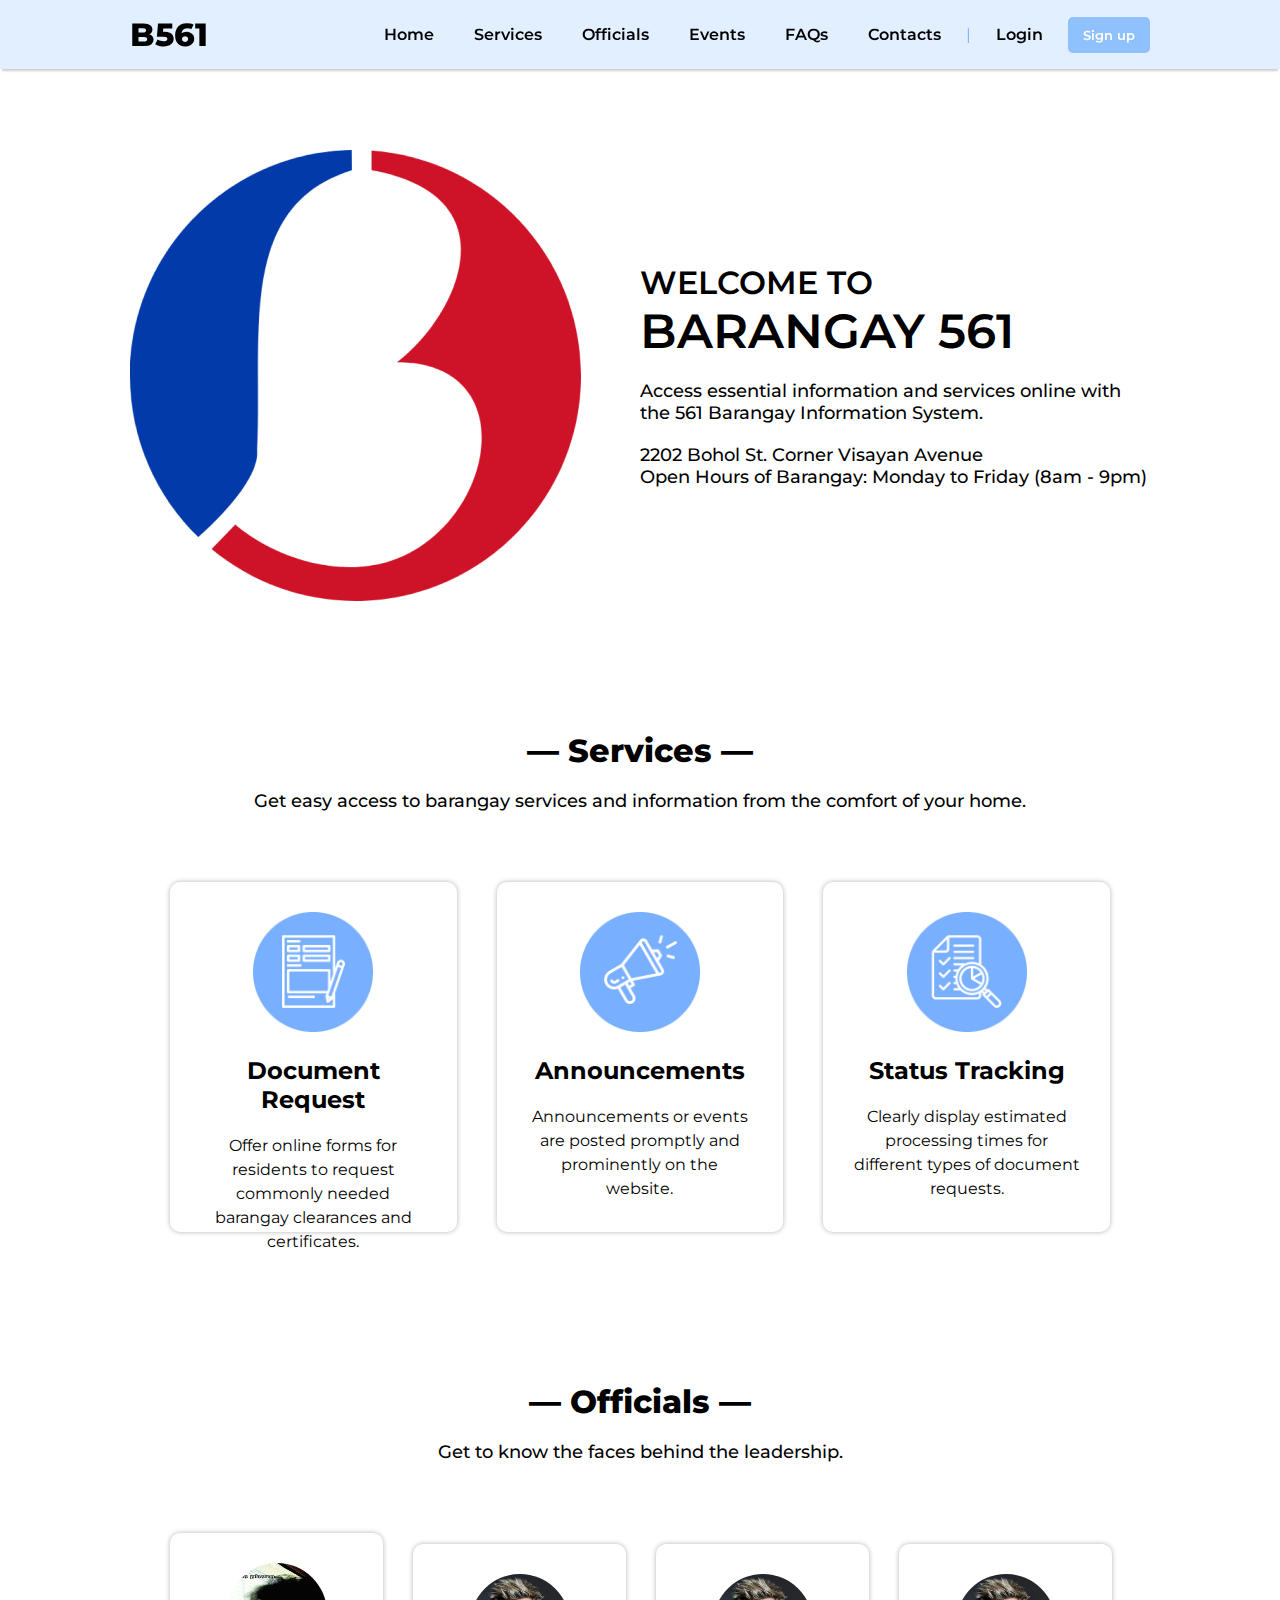
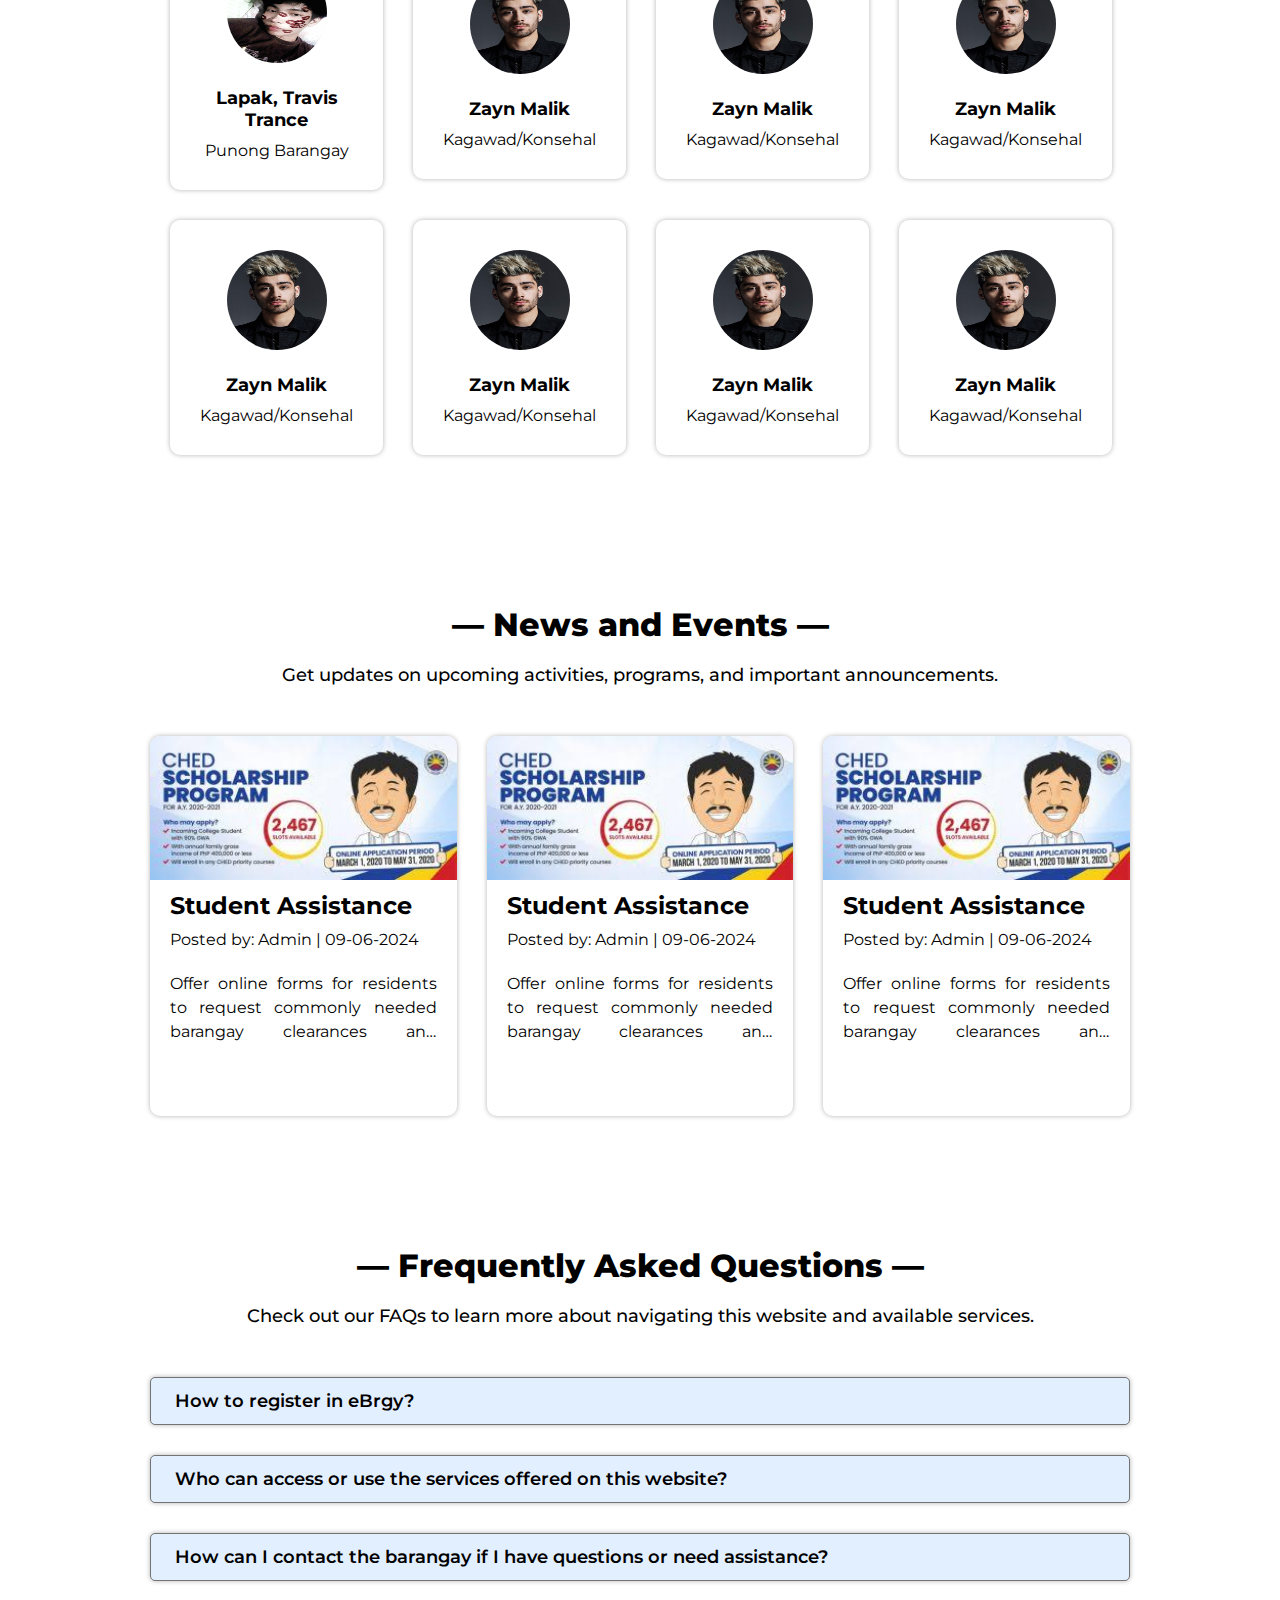
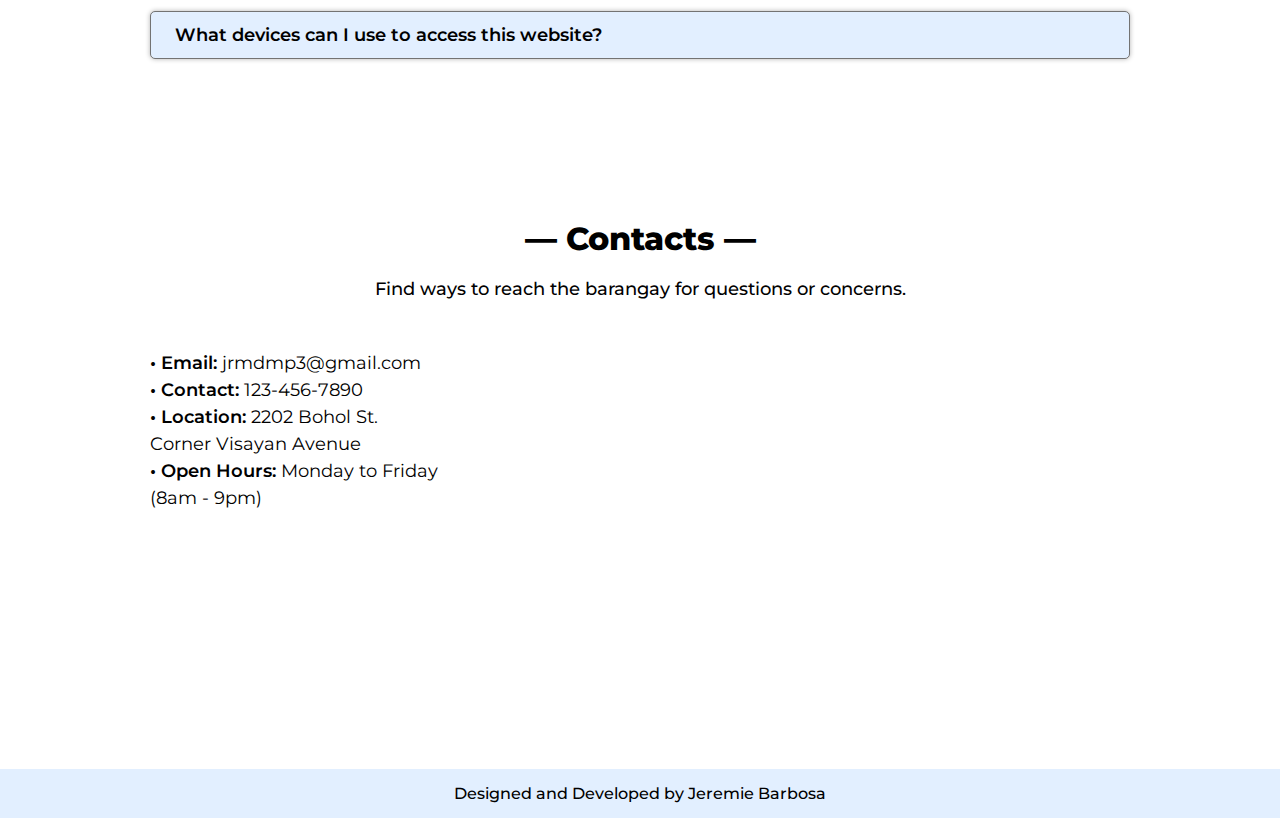
<file: index.html>
<!DOCTYPE html>
<html lang="en">
<head>
    <meta charset="UTF-8">
    <meta name="viewport" content="width=device-width, initial-scale=1.0">
    <link rel="preconnect" href="https://fonts.googleapis.com">
    <link rel="stylesheet" href="style.css">
    <link rel="preconnect" href="https://fonts.gstatic.com" crossorigin>
    <link href="https://fonts.googleapis.com/css2?family=Montserrat:ital,wght@0,100..900;1,100..900&display=swap" 
    rel="stylesheet">
    <link rel="stylesheet" href="https://unicons.iconscout.com/release/v4.0.8/css/line.css">
    <title>B561 | Barangay Information System</title>
</head>
<body>
    <div id="overlay">
        <div class="overlay-content">
            <i class="uil uil-times close-i-btn"></i>
            <div class="title" style="text-align: center;"><h1>Sign Up</h1></div>
            1. <span style="font-weight: 600;">Visit the Barangay:</span> Bring 2 valid IDs or 1 valid ID and your birth certificate as proof of your residency in Barangay 561.<br>
            2. <span style="font-weight: 600;">Barangay Admin Assistance:</span> Inform the Barangay Admin of your intent to register on the barangay information system website. They will assist you in verifying your residency using the IDs you presented.<br>
            3. <span style="font-weight: 600;">Account Creation:</span> Once your residency is confirmed, a barangay admin will create an account for you on the website. You might be provided with temporary login credentials or instructions to set your own password.<br><br>
            Important Note:<br>
            &#8226; Make sure to try opening it on your mobile so that if you encounter an issue you can quickly fix it with the barangay admin.
        </div>
    </div>

    <div class="nav">
        <a href="#home" class="logo">B561</a>

        <div class="nav-menu">
            <a href="#home">Home</a>
            <a href="#services">Services</a>
            <a href="#officials">Officials</a>
            <a href="#events">Events</a>
            <a href="#faqs">FAQs</a>
            <a href="#contacts">Contacts</a>
            <p>|</p>
            <a href="login.html">Login</a>
            <button class="background" id="signup">Sign up</button>
        </div>
    </div>

    <div id="home">
        <img src="assets/logo.png" alt="">

        <div class="home-text">
            <div>
                <p class="big">Welcome To</p>
                <p class="bigger">Barangay 561</p>
            </div>
            <p>Access essential information and services online with the 561 Barangay Information System.</p>
            <div>
                <p>2202 Bohol St. Corner Visayan Avenue</p>
                <p>Open Hours of Barangay: Monday to Friday (8am - 9pm)</p>
            </div>
        </div>
    </div>

    <div id="services">
        <div class="title">
            <h1>— Services —</h1>
            <p>Get easy access to barangay services and information from the comfort of your home.</p>
        </div>

        <div class="service-container">
            <div class="service">
                <img src="assets/request.png" alt="">
                <h1>Document Request</h1>
                <p>Offer online forms for residents to request commonly needed barangay clearances and certificates.</p>
            </div>

            <div class="service">
                <img src="assets/announcement.png" alt="">
                <h1>Announcements</h1>
                <p>Announcements or events are posted promptly and prominently on the website.</p>
            </div>

            <div class="service">
                <img src="assets/status.png" alt="">
                <h1>Status Tracking</h1>
                <p>Clearly display estimated processing times for different types of document requests.</p>
            </div>
        </div>
    </div>

    <div id="officials">
        <div class="title">
            <h1>— Officials —</h1>
            <p>Get to know the faces behind the leadership.</p>
        </div>

        <div class="officials-container">
            <div class="official">
                <img src="assets/travis.jpg" alt="">
                <h1>Lapak, Travis Trance</h1>
                <p>Punong Barangay</p>
            </div>

            <div class="official">
                <img src="assets/zayn.jpg" alt="">
                <h1>Zayn Malik</h1>
                <p>Kagawad/Konsehal</p>
            </div>

            <div class="official">
                <img src="assets/zayn.jpg" alt="">
                <h1>Zayn Malik</h1>
                <p>Kagawad/Konsehal</p>
            </div>

            <div class="official">
                <img src="assets/zayn.jpg" alt="">
                <h1>Zayn Malik</h1>
                <p>Kagawad/Konsehal</p>
            </div>

            <div class="official">
                <img src="assets/zayn.jpg" alt="">
                <h1>Zayn Malik</h1>
                <p>Kagawad/Konsehal</p>
            </div>

            <div class="official">
                <img src="assets/zayn.jpg" alt="">
                <h1>Zayn Malik</h1>
                <p>Kagawad/Konsehal</p>
            </div>

            <div class="official">
                <img src="assets/zayn.jpg" alt="">
                <h1>Zayn Malik</h1>
                <p>Kagawad/Konsehal</p>
            </div>

            <div class="official">
                <img src="assets/zayn.jpg" alt="">
                <h1>Zayn Malik</h1>
                <p>Kagawad/Konsehal</p>
            </div>
        </div>
    </div>

    <div id="events">
        <div class="title">
            <h1>— News and Events —</h1>
            <p>Get updates on upcoming activities, programs, and important announcements.</p>
        </div>

        <div class="events-container">
            <div class="event">
                <img src="assets/sap.jpg" alt="">
                <div class="content">
                    <h1>Student Assistance</h1>
                    <p class="posted">Posted by: Admin | 09-06-2024</p>
                    <p>Offer online forms for residents to request commonly needed barangay clearances and certificates.</p>
                </div>
            </div>
            
            <div class="event">
                <img src="assets/sap.jpg" alt="">
                <div class="content">
                    <h1>Student Assistance</h1>
                    <p class="posted">Posted by: Admin | 09-06-2024</p>
                    <p>Offer online forms for residents to request commonly needed barangay clearances and certificates.</p>
                </div>
            </div>
            
            <div class="event">
                <img src="assets/sap.jpg" alt="">
                <div class="content">
                    <h1>Student Assistance</h1>
                    <p class="posted">Posted by: Admin | 09-06-2024</p>
                    <p>Offer online forms for residents to request commonly needed barangay clearances and certificates.y needed barangay clearances and certificates.</p>
                </div>
            </div>
        </div>
    </div>

    <div id="faqs">
        <div class="title">
            <h1>— Frequently Asked Questions —</h1>
            <p>Check out our FAQs to learn more about navigating this website and available services.</p>
        </div>

        <div class="faqs-container">
            <div class="accordion">
                <div class="question">
                    <span>How to register in eBrgy?</span>
                    <i class="uil uil-angle-down"></i>
                </div>
    
                <div class="answer">1. <span style="font-weight: 600;">Visit the Barangay:</span> Bring 2 valid IDs or 1 valid ID and your birth certificate as proof of your residency in Barangay 561.<br>2. <span style="font-weight: 600;">Barangay Admin Assistance:</span>  Inform the Barangay Admin of your intent to register on the barangay information system website. They will assist you in verifying your residency using the IDs you presented.<br>3. <span style="font-weight: 600;">Account Creation:</span>  Once your residency is confirmed, a barangay admin will create an account for you on the website. You might be provided with temporary login credentials or instructions to set your own password.<br><br>Important Note:<br>&#8226; Make sure to try opening it on your mobile so that if you encounter an issue you can quickly fix it with the barangay admin.
                </div>
            </div>
    
            <div class="accordion">
                <div class="question">
                    <span>Who can access or use the services offered on this website?</span>
                    <i class="uil uil-angle-down"></i>
                </div>
    
                <div class="answer">Generally, all residents of Barangay 561 can access and utilize the services offered on this website. This includes requesting clearances and certificates, viewing barangay announcements, and tracking the status of requests.<br><br>Visitors to the website who are not residents of Barangay 561 can still view general information such as barangay contacts, announcements, officials, and FAQs. However, they will not be able to access the services exclusive to residents.
                </div>
            </div>
    
            <div class="accordion">
                <div class="question">
                    <span>How can I contact the barangay if I have questions or need assistance?</span>
                    <i class="uil uil-angle-down"></i>
                </div>
    
                <div class="answer">We're here to help! There are several ways you can contact the barangay if you have questions or need assistance:<br><br><span style="font-weight: 600;">&#8226; Visit the Barangay:</span> Our staff is available to assist you in person during operating hours (mention specific hours).<br><span style="font-weight: 600;">&#8226; Call Us:</span> Reach us by phone at [phone number].<br><span style="font-weight: 600;">&#8226; Email Us:</span> Send your inquiries to [email address].<br>
                </div>
            </div>
    
            <div class="accordion">
                <div class="question">
                    <span>What devices can I use to access this website?</span>
                    <i class="uil uil-angle-down"></i>
                </div>
    
                <div class="answer">For the best experience, we recommend using a PC or laptop, as the website is optimized for these devices. While you can still browse and use the website on a mobile device, you may notice some differences in the user experience. Rest assured, our developers are continuously working to enhance the mobile browsing experience to ensure it is as smooth and efficient as possible.
                </div>
            </div>
        </div>
    </div>

    <div id="contacts">
        <div class="title">
            <h1>— Contacts —</h1>
            <p>Find ways to reach the barangay for questions or concerns.</p>
        </div>

        <div class="contacts-container">
            <div class="contact">
                <p><span style="font-weight: 600;">&#8226; Email: </span> jrmdmp3@gmail.com</p>
                <p><span style="font-weight: 600;">&#8226; Contact: </span> 123-456-7890</p>
                <p><span style="font-weight: 600;">&#8226; Location: </span> 2202 Bohol St. Corner Visayan Avenue</p>
                <p><span style="font-weight: 600;">&#8226; Open Hours: </span> Monday to Friday (8am - 9pm)</p>
            </div>

            <div class="map">
                <iframe src="https://www.google.com/maps/embed?pb=!1m18!1m12!1m3!1d386169.37314370366!2d120.93486932304614!3d14.599512651714877!2m3!1f0!2f0!3f0!3m2!1i1024!2i768!4f13.1!3m3!1m2!1s0x3397bced4eab9c15%3A0x13d5f6b563b00b!2sCaloocan%2C%20Metro%20Manila%2C%20Philippines!5e0!3m2!1sen!2sph!4v1624114243989!5m2!1sen!2sph" width="100%" height="400" style="border:0;" allowfullscreen="" loading="lazy"></iframe>
            </div>
        </div>
    </div>

    <div class="footer">
        <span style="font-weight: 500;">Designed and Developed by Jeremie Barbosa</span>
    </div>

    <script src="script.js"></script>
</body>
</html>
</file>
<file: style.css>
* {
    box-sizing: border-box;
    padding: 0;
    margin: 0;
    font-family: 'Montserrat', sans-serif;
    text-decoration: none;
    list-style-type: none;
    color: #000;
    scroll-behavior: smooth;
}

.logo {
    font-size: 32px;
    font-weight: 800;
}

.nav {
    position: fixed;
    top: 0;
    left: 0;
    background-color: #E2EFFF;
    box-shadow: 0 4px 2px -2px rgba(0, 0, 0, 0.2); 
    display: flex;
    align-items: center;
    justify-content: space-between;
    padding: 15px 130px;
    width: 100%;
    z-index: 2;
}

.nav-menu {
    display: flex;
    align-items: center;
    gap: 10px;
    color: #000;
}

.nav-menu p {
    color: #79AFFF;
}

.nav-menu a, button {
    padding: 10px 15px;
    font-weight: 600;
}

.nav-menu a:hover {
    text-decoration: underline;
}

.background {
    background-color: #8fc1ff;
    color: #fff;
    border-radius: 5px;
    border: none;
    cursor: pointer;
}

.background:hover {
    background-color: #4a9cff;
    transition: 0.2s ease;
}

#home {
    padding: 150px 130px 15px 130px;
    display: grid;
    grid-template-columns: repeat(2, 1fr);
    align-items: center;
    justify-content: center;
}

.home img {
    width: 500px;
}

.home-text {
    display: flex;
    flex-direction: column;
    gap: 20px;
    font-size: 18px;
    font-weight: 500;
}

.home-text .big {
    font-size: 32px;
    font-weight: 600;
    text-transform: uppercase;
}

.home-text .bigger {
    font-size: 48px;
    font-weight: 600;
    text-transform: uppercase;
}

#services, #officials, #events, #faqs, #contacts {
    padding: 115px 150px 15px 150px;
    text-align: center;
}

.title h1 {
    font-size: 32px;
    font-weight: 800;
    margin-bottom: 20px;
}

.title p {
    font-size: 18px;
    font-weight: 500;
    margin-bottom: 50px;
}

.service-container {
    display: grid;
    grid-template-columns: repeat(3, 1fr);
    align-items: center;
    gap: 40px;
    padding: 20px;
}

.service {
    width: 100%;
    height: 350px;
    padding: 30px;
    box-shadow: 0 0 5px rgba(0, 0, 0, 0.3);
    border-radius: 10px;
}

.service:hover {
    transform: scale(1.02);
    transition: 0.5s ease;
}

.service img{
    width: 120px;
    margin-bottom: 20px;
}

.service h1 {
    font-size: 24px;
    margin-bottom: 20px;
}

.service p {
    font-size: 16px;
    line-height: 150%;
}

.officials-container {
    display: grid;
    grid-template-columns: repeat(4, 1fr);
    align-items: center;
    gap: 30px;
    padding: 20px;
}

.official {
    width: 100%;
    padding: 30px;
    box-shadow: 0 0 5px rgba(0, 0, 0, 0.3);
    border-radius: 10px;
}

.official:hover {
    transform: scale(1.02);
    transition: 0.3s ease;
}

.official img {
    width: 100px;
    height: 100px;
    border-radius: 100px;
    margin-bottom: 20px;
}

.official h1 {
    font-size: 18px;
    margin-bottom: 10px;
}

.events-container {
    display: grid;
    grid-template-columns: repeat(3, 1fr);
    align-items: center;
    gap: 30px;
}

.event {
    box-shadow: 0 0 5px rgba(0, 0, 0, 0.3);
    border-radius: 10px;
    height: 380px;
    cursor: pointer;
}

.event:hover {
    transform: scale(1.02);
    transition: 0.3s ease;
}

.event img {
    width: 100%;
    max-height: 250px;
    border-top-left-radius: 10px;
    border-top-right-radius: 10px;
}

.event h1 {
    font-size: 24px;
    margin-bottom: 10px;
}

.posted {
    margin-bottom: 20px;
}

.content {
    padding: 10px 20px 40px 20px;
    text-align: justify;
    line-height: 150%;
    height: 160px;
    overflow-y: hidden;
    overflow-wrap: break-word;
    display: -webkit-box;
    -webkit-line-clamp: 5;
    -webkit-box-orient: vertical;
}

.faqs-container {
    width: 100%;
    background-color: #fff;
    border-radius: 10px;
}

.accordion {
    background-color: #E2EFFF;
    padding: 0 12px;
    margin: 30px 0;
    border: 1px solid #737373;
    border-radius: 5px;
    overflow: hidden;
    box-shadow: 0 0 5px rgba(0, 0, 0, 0.3);
    text-align: justify;
}

.accordion.open {
    padding-bottom: 12px;
}

.question {
    font-size: 18px;
    padding: 12px;
    display: flex;
    align-items: center;
    justify-content: space-between;
    background-color: #E2EFFF;
    cursor: pointer;
}

.question span {
    font-size: 18px;
    font-weight: 600;
    color: #000;
}

.question i {
    font-size: 24px;
    color: #000;
}

.answer {
    height: 0;
    font-size: 16px;
    color: #000;
    padding: 0 12px;
    line-height: 150%;
    transition: all 0.3s;
}

.contacts-container {
    display: flex;
    align-items: start;
    gap: 50px;
}

.contact {
    font-size: 18px;
    text-align: left;
    line-height: 150%;
}

.map {
    width: 100%;
}

.footer {
    width: 100%;
    text-align: center;
    background-color: #E2EFFF;
    padding: 15px 0;
}


#overlay {
    position: fixed;
    top: 0;
    left: 0;
    width: 100%;
    height: 100%;
    background-color: rgba(0, 0, 0, 0.3);
    display: none;
    align-items: center;
    justify-content: center;
    z-index: 999;
}

.overlay-content {
    max-width: 500px;
    max-height: 90%;
    overflow: auto;
    background-color: #fff;
    padding: 20px;
    border-radius: 5px;
}

.close-i-btn {
    float: right;
    font-size: 28px;
    cursor: pointer;
}
</file>
